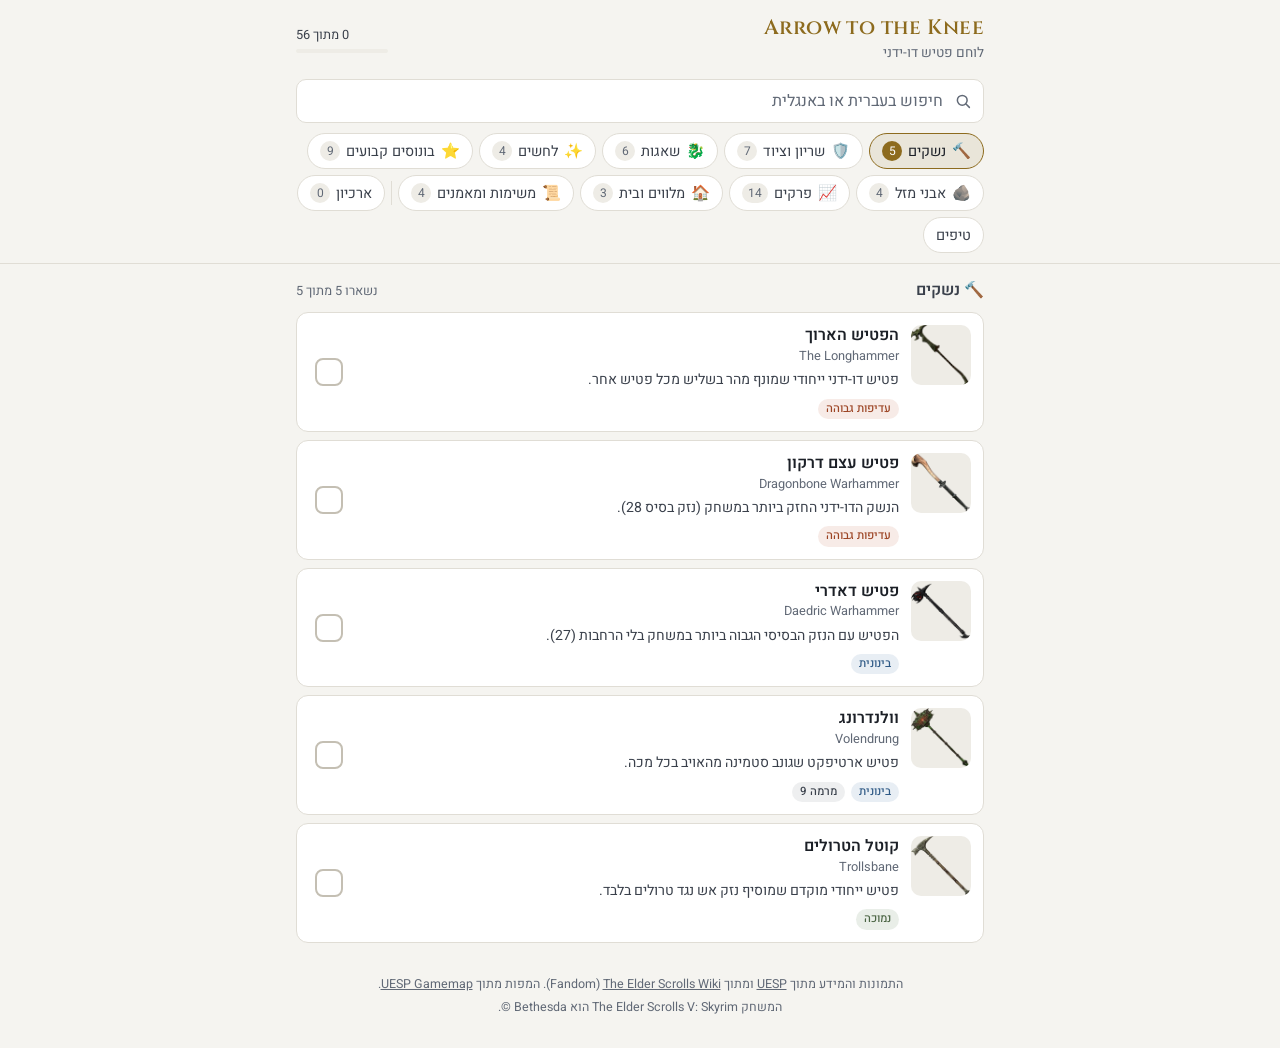
<file: index.html>
<!doctype html>
<html lang="he" dir="rtl">
<head>
  <meta charset="utf-8">
  <meta name="viewport" content="width=device-width, initial-scale=1, viewport-fit=cover">
  <meta name="color-scheme" content="dark light">
  <meta name="theme-color" content="#12161c" media="(prefers-color-scheme: dark)">
  <meta name="theme-color" content="#f5f4f0" media="(prefers-color-scheme: light)">
  <title>Arrow to the Knee</title>
  <link rel="preconnect" href="https://fonts.googleapis.com">
  <link rel="preconnect" href="https://fonts.gstatic.com" crossorigin>
  <link rel="stylesheet" href="https://fonts.googleapis.com/css2?family=Cinzel:wght@600&family=Heebo:wght@400;500;600;700&display=swap">
  <link rel="stylesheet" href="styles.css">
</head>
<body>
  <header class="app-header">
    <div class="container header-row">
      <div class="brand">
        <h1 class="title"><bdi dir="ltr">Arrow to the Knee</bdi></h1>
        <p class="subtitle" id="build-name"></p>
        <label class="build-switcher" id="build-switcher-wrap" hidden>
          <span class="visually-hidden">בחירת בילד</span>
          <select id="build-switcher"></select>
        </label>
      </div>
      <div class="header-side">
        <div class="progress" id="progress" aria-live="polite">
          <span class="progress-text" id="progress-text"></span>
          <span class="progress-bar" aria-hidden="true"><span id="progress-fill"></span></span>
        </div>
      </div>
    </div>
  </header>

  <div class="toolbar">
    <div class="container">
      <div class="search">
        <svg class="search-icon" viewBox="0 0 24 24" aria-hidden="true"><circle cx="11" cy="11" r="6.5"/><path d="m16 16 4.5 4.5"/></svg>
        <input type="search" id="search" placeholder="חיפוש בעברית או באנגלית" autocomplete="off" autocapitalize="off" spellcheck="false" enterkeyhint="search" aria-label="חיפוש">
      </div>
      <nav class="tabs" id="tabs" role="tablist" aria-label="קטגוריות"></nav>
    </div>
  </div>

  <main class="container" id="main">
    <div id="list" aria-live="polite"></div>
    <noscript><p class="empty">האתר דורש JavaScript.</p></noscript>
  </main>

  <footer class="container footer">
    <p>
      התמונות והמידע מתוך
      <a href="https://en.uesp.net/" target="_blank" rel="noopener noreferrer"><bdi>UESP</bdi></a>
      ומתוך
      <a href="https://elderscrolls.fandom.com/" target="_blank" rel="noopener noreferrer"><bdi>The Elder Scrolls Wiki</bdi></a>&nbsp;(<bdi>Fandom</bdi>).
      המפות מתוך
      <a href="https://gamemap.uesp.net/sr/" target="_blank" rel="noopener noreferrer"><bdi>UESP Gamemap</bdi></a>.
    </p>
    <p>המשחק <bdi>The Elder Scrolls V: Skyrim</bdi> הוא <bdi>© Bethesda</bdi>.</p>
  </footer>

  <dialog class="sheet" id="sheet" aria-labelledby="sheet-title">
    <div class="sheet-scroll" id="sheet-body"></div>
  </dialog>

  <div class="toast" id="toast" role="status" aria-live="polite" hidden>
    <span class="toast-text" id="toast-text"></span>
    <button type="button" class="toast-undo" id="toast-undo">ביטול</button>
  </div>

  <script src="app.js" defer></script>
</body>
</html>
</file>
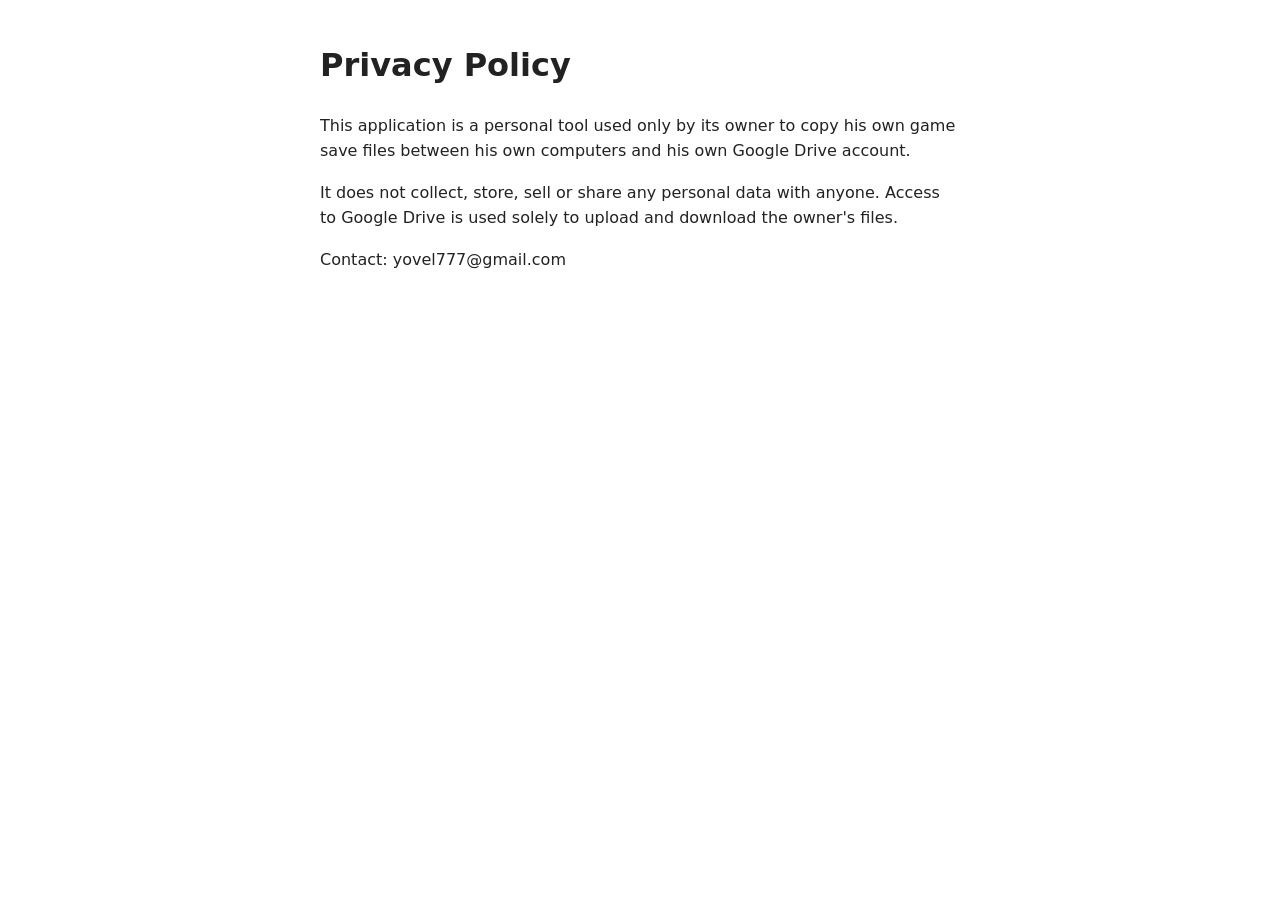
<file: privacy.html>
<!doctype html>
<html lang="en">
<head>
<meta charset="utf-8">
<meta name="viewport" content="width=device-width, initial-scale=1">
<title>Privacy Policy</title>
<style>
  body { font-family: system-ui, sans-serif; max-width: 640px; margin: 40px auto; padding: 0 16px; line-height: 1.6; color: #222; background: #fff; }
</style>
</head>
<body>
<h1>Privacy Policy</h1>
<p>This application is a personal tool used only by its owner to copy his own game save files between his own computers and his own Google Drive account.</p>
<p>It does not collect, store, sell or share any personal data with anyone. Access to Google Drive is used solely to upload and download the owner's files.</p>
<p>Contact: yovel777@gmail.com</p>
</body>
</html>
</file>
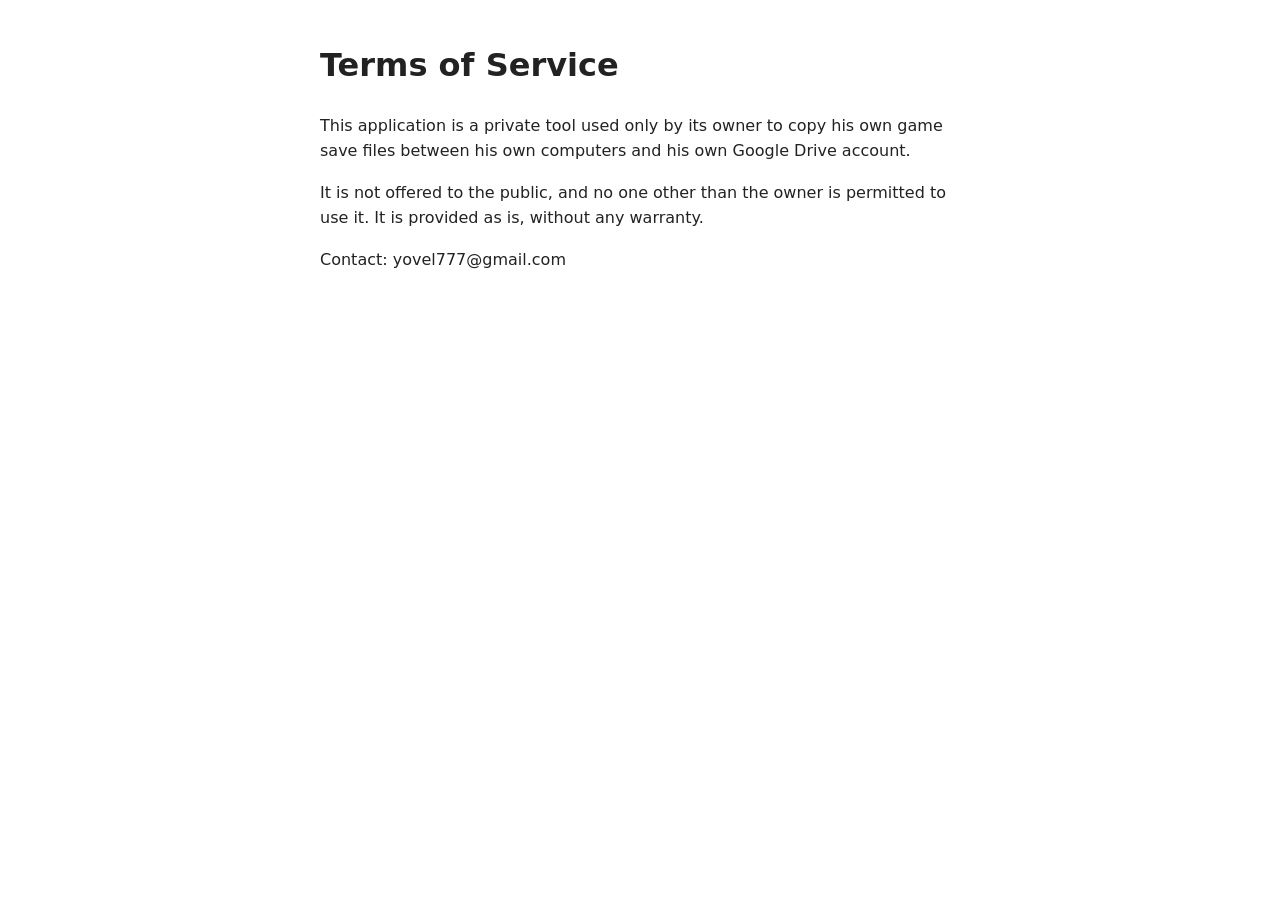
<file: terms.html>
<!doctype html>
<html lang="en">
<head>
<meta charset="utf-8">
<meta name="viewport" content="width=device-width, initial-scale=1">
<title>Terms of Service</title>
<style>
  body { font-family: system-ui, sans-serif; max-width: 640px; margin: 40px auto; padding: 0 16px; line-height: 1.6; color: #222; background: #fff; }
</style>
</head>
<body>
<h1>Terms of Service</h1>
<p>This application is a private tool used only by its owner to copy his own game save files between his own computers and his own Google Drive account.</p>
<p>It is not offered to the public, and no one other than the owner is permitted to use it. It is provided as is, without any warranty.</p>
<p>Contact: yovel777@gmail.com</p>
</body>
</html>
</file>
<file: styles.css>
/* Arrow to the Knee — styles */

:root {
  --bg: #12161c;
  --surface: #1a2029;
  --surface-2: #232b36;
  --border: #2b3441;
  --border-strong: #3d4858;
  --text: #e6e8ec;
  --text-2: #c3c8d1;
  --muted: #929bab;
  --accent: #c8a456;
  --accent-strong: #d8b86c;
  --accent-ink: #1b1607;
  --accent-soft: rgba(200, 164, 86, 0.14);
  --high-fg: #e5a98c;
  --high-bg: rgba(214, 128, 96, 0.15);
  --med-fg: #a3bddb;
  --med-bg: rgba(129, 161, 193, 0.15);
  --low-fg: #aab8a3;
  --low-bg: rgba(143, 165, 138, 0.14);
  --lvl-fg: #c3c8d1;
  --lvl-bg: rgba(151, 160, 174, 0.13);
  --toast-bg: #2b3442;
  --toast-fg: #eef0f3;
  --backdrop: rgba(4, 6, 9, 0.62);
  --shadow: 0 12px 40px rgba(0, 0, 0, 0.45);
  --radius: 12px;
  --font: "Heebo", system-ui, -apple-system, "Segoe UI", Arial, sans-serif;
  --font-brand: "Cinzel", Georgia, "Times New Roman", serif;
  color-scheme: dark;
}

@media (prefers-color-scheme: light) {
  :root {
    --bg: #f5f4f0;
    --surface: #ffffff;
    --surface-2: #eeece6;
    --border: #e0ddd5;
    --border-strong: #c4bfb3;
    --text: #1c2027;
    --text-2: #3a404b;
    --muted: #616976;
    --accent: #8d6b1e;
    --accent-strong: #7a5c16;
    --accent-ink: #ffffff;
    --accent-soft: rgba(141, 107, 30, 0.11);
    --high-fg: #9c4424;
    --high-bg: rgba(191, 92, 56, 0.12);
    --med-fg: #2f5a86;
    --med-bg: rgba(64, 112, 160, 0.12);
    --low-fg: #4b6544;
    --low-bg: rgba(90, 125, 82, 0.13);
    --lvl-fg: #3a404b;
    --lvl-bg: rgba(90, 98, 112, 0.1);
    --toast-bg: #232a35;
    --toast-fg: #f3f4f6;
    --backdrop: rgba(20, 22, 26, 0.45);
    --shadow: 0 12px 40px rgba(20, 22, 26, 0.18);
    color-scheme: light;
  }
}

*,
*::before,
*::after {
  box-sizing: border-box;
}

html {
  -webkit-text-size-adjust: 100%;
  text-size-adjust: 100%;
}

body {
  margin: 0;
  background: var(--bg);
  color: var(--text);
  font-family: var(--font);
  font-size: 16px;
  line-height: 1.5;
  overflow-x: clip;
  -webkit-tap-highlight-color: transparent;
}

body.sheet-open {
  overflow: hidden;
}

button,
input,
select {
  font: inherit;
  color: inherit;
}

button {
  cursor: pointer;
}

a {
  color: var(--accent);
}

:focus-visible {
  outline: 2px solid var(--accent);
  outline-offset: 2px;
}

.visually-hidden {
  position: absolute;
  width: 1px;
  height: 1px;
  overflow: hidden;
  clip: rect(0 0 0 0);
  white-space: nowrap;
}

[hidden] {
  display: none !important;
}

.container {
  width: 100%;
  max-width: 720px;
  margin-inline: auto;
  padding-inline: 16px;
}

/* Header */

.app-header {
  padding-top: env(safe-area-inset-top);
}

.header-row {
  display: flex;
  align-items: center;
  justify-content: space-between;
  gap: 12px;
  padding-block: 16px 10px;
}

.brand {
  min-width: 0;
}

.title {
  margin: 0;
  font-family: var(--font-brand);
  font-weight: 600;
  font-size: 1.3rem;
  line-height: 1.2;
  letter-spacing: 0.02em;
  color: var(--accent);
}

.subtitle {
  margin: 2px 0 0;
  font-size: 0.85rem;
  color: var(--muted);
}

.header-side {
  display: flex;
  flex-direction: column;
  align-items: flex-end;
  gap: 6px;
  flex-shrink: 0;
}

.build-switcher {
  position: relative;
  display: inline-block;
  max-width: 100%;
  margin-top: 6px;
}

.build-switcher::after {
  content: "";
  position: absolute;
  inset-inline-end: 11px;
  top: 50%;
  width: 6px;
  height: 6px;
  margin-top: -5px;
  border-right: 1.5px solid var(--muted);
  border-bottom: 1.5px solid var(--muted);
  transform: rotate(45deg);
  pointer-events: none;
}

.build-switcher select {
  appearance: none;
  -webkit-appearance: none;
  max-width: 100%;
  height: 32px;
  padding-block: 0;
  padding-inline: 10px 30px;
  border: 1px solid var(--border);
  border-radius: 8px;
  background: var(--surface);
  color: var(--text-2);
  font-size: 0.85rem;
  text-overflow: ellipsis;
  cursor: pointer;
}

.progress {
  display: flex;
  flex-direction: column;
  align-items: flex-end;
  gap: 4px;
}

.progress-text {
  font-size: 0.8rem;
  color: var(--text-2);
  font-variant-numeric: tabular-nums;
  white-space: nowrap;
}

.progress-bar {
  display: block;
  width: 92px;
  height: 4px;
  border-radius: 99px;
  background: var(--surface-2);
  overflow: hidden;
}

.progress-bar > span {
  display: block;
  height: 100%;
  width: 0;
  background: var(--accent);
  border-radius: inherit;
  transition: width 0.3s ease;
}

/* Toolbar: search + tabs */

.toolbar {
  position: sticky;
  top: 0;
  z-index: 10;
  background: var(--bg);
  border-bottom: 1px solid var(--border);
  padding-top: 6px;
}

.search {
  position: relative;
}

.search-icon {
  position: absolute;
  inset-inline-start: 12px;
  top: 50%;
  width: 18px;
  height: 18px;
  transform: translateY(-50%);
  fill: none;
  stroke: var(--muted);
  stroke-width: 2;
  stroke-linecap: round;
  pointer-events: none;
}

.search input {
  width: 100%;
  height: 44px;
  padding-inline: 40px 12px;
  border: 1px solid var(--border);
  border-radius: 10px;
  background: var(--surface);
  font-size: 16px;
}

.search input::placeholder {
  color: var(--muted);
}

.search input:focus-visible {
  outline-offset: 0;
  border-color: var(--accent);
}

.tabs {
  display: flex;
  gap: 6px;
  overflow-x: auto;
  overscroll-behavior-x: contain;
  scrollbar-width: none;
  padding-block: 10px;
  margin-inline: -16px;
  padding-inline: 16px;
  scroll-padding-inline: 16px;
}

.tabs::-webkit-scrollbar {
  display: none;
}

@media (min-width: 720px) {
  .tabs {
    flex-wrap: wrap;
    overflow-x: visible;
  }
}

.tab {
  display: inline-flex;
  align-items: center;
  gap: 6px;
  flex-shrink: 0;
  height: 36px;
  padding-inline: 12px;
  border: 1px solid var(--border);
  border-radius: 999px;
  background: var(--surface);
  color: var(--text-2);
  font-size: 0.9rem;
  white-space: nowrap;
}

.tab-icon {
  font-size: 0.95rem;
  line-height: 1;
}

.tab-count {
  min-width: 20px;
  padding-inline: 6px;
  border-radius: 99px;
  background: var(--surface-2);
  color: var(--muted);
  font-size: 0.75rem;
  line-height: 20px;
  text-align: center;
  font-variant-numeric: tabular-nums;
}

.tab[aria-selected="true"] {
  border-color: var(--accent);
  background: var(--accent-soft);
  color: var(--text);
}

.tab[aria-selected="true"] .tab-count {
  background: var(--accent);
  color: var(--accent-ink);
}

.tab-sep {
  flex-shrink: 0;
  width: 1px;
  margin-block: 6px;
  background: var(--border);
}

/* List */

main {
  padding-top: 14px;
  min-height: 50vh;
}

.list-head {
  display: flex;
  align-items: baseline;
  justify-content: space-between;
  gap: 8px;
  margin: 0 0 10px;
}

.list-title {
  margin: 0;
  font-size: 1rem;
  font-weight: 600;
  color: var(--text-2);
}

.list-meta {
  font-size: 0.8rem;
  color: var(--muted);
}

.group {
  margin-bottom: 18px;
}

.group-title {
  display: flex;
  align-items: center;
  gap: 6px;
  margin: 0 0 8px;
  font-size: 0.85rem;
  font-weight: 600;
  color: var(--muted);
}

.cards {
  list-style: none;
  margin: 0;
  padding: 0;
}

.card {
  display: grid;
  grid-template-columns: minmax(0, 1fr) auto;
  align-items: center;
  margin-bottom: 8px;
  border: 1px solid var(--border);
  border-radius: var(--radius);
  background: var(--surface);
}

.card-open {
  display: grid;
  grid-template-columns: 60px minmax(0, 1fr);
  align-items: start;
  gap: 12px;
  width: 100%;
  padding: 12px;
  padding-inline-end: 4px;
  border: 0;
  border-radius: var(--radius);
  background: none;
  text-align: start;
}

@media (hover: hover) {
  .card:hover {
    border-color: var(--border-strong);
  }
}

.card-open:focus-visible {
  outline-offset: -2px;
}

.card-body {
  display: block;
  min-width: 0;
}

.name-he {
  display: block;
  font-weight: 600;
  font-size: 1rem;
  line-height: 1.35;
}

.name-en {
  display: block;
  margin-top: 1px;
  font-size: 0.8rem;
  line-height: 1.35;
  color: var(--muted);
  text-align: right;
  overflow-wrap: anywhere;
}

.summary {
  display: block;
  margin-top: 5px;
  font-size: 0.88rem;
  line-height: 1.45;
  color: var(--text-2);
}

.badges {
  display: flex;
  flex-wrap: wrap;
  gap: 6px;
  margin-top: 8px;
}

.badge {
  display: inline-block;
  padding: 1px 8px;
  border-radius: 99px;
  font-size: 0.72rem;
  font-weight: 500;
  line-height: 1.6;
  white-space: nowrap;
}

.badge-high { color: var(--high-fg); background: var(--high-bg); }
.badge-medium { color: var(--med-fg); background: var(--med-bg); }
.badge-low { color: var(--low-fg); background: var(--low-bg); }
.badge-level { color: var(--lvl-fg); background: var(--lvl-bg); }

.done-date {
  display: block;
  margin-top: 6px;
  font-size: 0.78rem;
  color: var(--muted);
}

/* Thumbnails */

.thumb {
  display: grid;
  place-items: center;
  width: 60px;
  height: 60px;
  border-radius: 10px;
  background: var(--surface-2);
  overflow: hidden;
  flex-shrink: 0;
}

.thumb img {
  display: block;
  width: 100%;
  height: 100%;
  object-fit: cover;
}

.thumb-emoji {
  font-size: 28px;
  line-height: 1;
}

.thumb-lg {
  width: 112px;
  height: 112px;
  border-radius: 14px;
}

.thumb-lg .thumb-emoji {
  font-size: 48px;
}

/* Check (V) */

.check {
  display: grid;
  place-items: center;
  width: 56px;
  height: 56px;
  margin-inline-end: 4px;
  padding: 0;
  border: 0;
  border-radius: 12px;
  background: none;
}

.check-box {
  display: grid;
  place-items: center;
  width: 28px;
  height: 28px;
  border: 2px solid var(--border-strong);
  border-radius: 8px;
  transition: background-color 0.15s ease, border-color 0.15s ease;
}

.check-box svg {
  width: 18px;
  height: 18px;
  fill: none;
  stroke: var(--accent-ink);
  stroke-width: 3;
  stroke-linecap: round;
  stroke-linejoin: round;
  opacity: 0;
  transition: opacity 0.15s ease;
}

@media (hover: hover) {
  .check:hover .check-box {
    border-color: var(--accent);
  }
}

.check[aria-checked="true"] .check-box,
.toggle-btn[aria-pressed="true"] .check-box {
  background: var(--accent);
  border-color: var(--accent);
}

.check[aria-checked="true"] .check-box svg,
.toggle-btn[aria-pressed="true"] .check-box svg {
  opacity: 1;
}

/* Empty / tips */

.empty {
  margin: 32px 0;
  padding: 24px 16px;
  border: 1px dashed var(--border);
  border-radius: var(--radius);
  text-align: center;
  color: var(--muted);
}

.tips {
  margin: 0;
  padding: 0;
  list-style: none;
  counter-reset: tip;
}

.tips li {
  position: relative;
  margin-bottom: 8px;
  padding: 12px 14px;
  padding-inline-start: 46px;
  border: 1px solid var(--border);
  border-radius: var(--radius);
  background: var(--surface);
  color: var(--text-2);
  line-height: 1.55;
  counter-increment: tip;
}

.tips li::before {
  content: counter(tip);
  position: absolute;
  inset-inline-start: 14px;
  top: 12px;
  width: 22px;
  height: 22px;
  border-radius: 99px;
  background: var(--accent-soft);
  color: var(--accent);
  font-size: 0.75rem;
  font-weight: 600;
  line-height: 22px;
  text-align: center;
}

/* Footer */

.footer {
  padding-block: 24px calc(32px + env(safe-area-inset-bottom));
  font-size: 0.78rem;
  color: var(--muted);
  text-align: center;
}

.footer p {
  margin: 0;
}

.footer p + p {
  margin-top: 4px;
}

.footer a {
  color: inherit;
}

/* Details sheet */

.sheet {
  position: fixed;
  inset: auto 0 0 0;
  width: 100%;
  max-width: 100%;
  max-height: 90dvh;
  margin: 0;
  padding: 0;
  border: 1px solid var(--border);
  border-bottom: 0;
  border-radius: 18px 18px 0 0;
  background: var(--surface);
  color: var(--text);
  box-shadow: var(--shadow);
  transform: translateY(100%);
  transition: transform 0.22s ease;
}

.sheet.is-open {
  transform: none;
}

.sheet::backdrop {
  background: var(--backdrop);
}

.sheet-scroll {
  max-height: 90dvh;
  overflow-y: auto;
  scrollbar-width: thin;
  scrollbar-color: var(--border-strong) transparent;
  overscroll-behavior: contain;
  -webkit-overflow-scrolling: touch;
}

@media (min-width: 720px) {
  .sheet {
    inset: 0;
    width: calc(100% - 48px);
    max-width: 580px;
    max-height: 86vh;
    margin: auto;
    border-bottom: 1px solid var(--border);
    border-radius: 18px;
    opacity: 0;
    transform: translateY(12px) scale(0.98);
    transition: transform 0.2s ease, opacity 0.2s ease;
  }

  .sheet.is-open {
    opacity: 1;
    transform: none;
  }

  .sheet-scroll {
    max-height: 86vh;
  }
}

.sheet-head {
  position: sticky;
  top: 0;
  z-index: 1;
  display: flex;
  justify-content: space-between;
  align-items: center;
  padding: 8px 8px 0;
  background: var(--surface);
}

.sheet-grip {
  width: 40px;
  height: 4px;
  margin-inline-start: 44px;
  border-radius: 99px;
  background: var(--border-strong);
}

@media (min-width: 720px) {
  .sheet-grip {
    visibility: hidden;
  }
}

.sheet-close {
  display: grid;
  place-items: center;
  width: 44px;
  height: 44px;
  padding: 0;
  border: 0;
  border-radius: 10px;
  background: none;
  color: var(--muted);
}

.sheet-close svg {
  width: 20px;
  height: 20px;
  fill: none;
  stroke: currentColor;
  stroke-width: 2.2;
  stroke-linecap: round;
}

@media (hover: hover) {
  .sheet-close:hover {
    background: var(--surface-2);
    color: var(--text);
  }
}

.sheet-content {
  padding: 4px 20px 8px;
}

.sheet-hero {
  display: grid;
  grid-template-columns: 112px minmax(0, 1fr);
  align-items: center;
  gap: 16px;
  margin-bottom: 8px;
}

.sheet-hero h2 {
  margin: 0;
  font-size: 1.3rem;
  line-height: 1.3;
}

.sheet-hero .name-en {
  font-size: 0.9rem;
  margin-top: 2px;
}

.img-credit {
  display: inline-block;
  margin-top: 8px;
  font-size: 0.72rem;
  color: var(--muted);
}

.sheet-section {
  margin-top: 18px;
}

.sheet-section h3 {
  margin: 0 0 6px;
  font-size: 0.82rem;
  font-weight: 600;
  letter-spacing: 0.01em;
  color: var(--accent);
}

.sheet-section p {
  margin: 0;
  color: var(--text-2);
  line-height: 1.6;
}

.sheet-section ol,
.sheet-section ul {
  margin: 0;
  padding-inline-start: 22px;
  color: var(--text-2);
  line-height: 1.6;
}

.sheet-section li + li {
  margin-top: 6px;
}

.sheet-section ol li::marker {
  color: var(--accent);
  font-weight: 600;
}

.wiki-link {
  display: inline-flex;
  align-items: center;
  gap: 6px;
  margin-top: 20px;
  padding-block: 6px;
  font-weight: 500;
  text-decoration: none;
}

.wiki-link:hover {
  text-decoration: underline;
}

.wiki-link svg {
  width: 14px;
  height: 14px;
  fill: none;
  stroke: currentColor;
  stroke-width: 2;
  stroke-linecap: round;
  stroke-linejoin: round;
}

/* Locations: world map with pins + map screenshots */

.world-map {
  position: relative;
  margin: 0;
}

.world-map + .world-map {
  margin-top: 12px;
}

.world-map-frame {
  position: relative;
  overflow: hidden;
  border: 1px solid var(--border);
  border-radius: var(--radius);
  background: #5d857b;
}

/* --vx/--vy: top-left corner of the zoomed view, --vs: its size, all as fractions of the map. */
.world-map-layer {
  position: absolute;
  left: calc(var(--vx) / var(--vs) * -100%);
  top: calc(var(--vy) / var(--vs) * -100%);
  width: calc(100% / var(--vs));
  height: calc(100% / var(--vs));
  transition: left 0.35s ease, top 0.35s ease, width 0.35s ease, height 0.35s ease;
}

.world-map.is-full .world-map-layer {
  left: 0;
  top: 0;
  width: 100%;
  height: 100%;
}

.world-map-layer img {
  display: block;
  width: 100%;
  height: 100%;
}

.map-pin {
  position: absolute;
  display: grid;
  place-items: center;
  width: 22px;
  height: 22px;
  border: 2px solid #fff;
  border-radius: 99px;
  background: #b8892c;
  color: #fff;
  font-size: 0.72rem;
  font-weight: 700;
  line-height: 1;
  box-shadow: 0 1px 4px rgba(0, 0, 0, 0.55);
  transform: translate(-50%, -50%);
}

.map-pin:empty {
  width: 16px;
  height: 16px;
}

.map-caption {
  display: flex;
  align-items: center;
  justify-content: space-between;
  gap: 8px;
  margin-top: 4px;
}

.map-zoom {
  min-height: 36px;
  padding-inline: 12px;
  border: 1px solid var(--border);
  border-radius: 8px;
  background: var(--surface-2);
  color: var(--text-2);
  font-size: 0.8rem;
  font-weight: 500;
}

@media (hover: hover) {
  .map-zoom:hover {
    border-color: var(--border-strong);
  }
}

.map-credit {
  font-size: 0.72rem;
  color: var(--muted);
}

.map-credit a {
  color: inherit;
}

.sheet-section .places {
  display: flex;
  align-items: flex-start;
  gap: 10px;
  margin: 10px -20px 0;
  padding: 0 20px 4px;
  list-style: none;
  overflow-x: auto;
  overscroll-behavior-x: contain;
  scroll-snap-type: x mandatory;
  scroll-padding-inline: 20px;
  scrollbar-width: thin;
}

.sheet-section .place {
  flex: 0 0 min(80%, 300px);
  margin: 0;
  overflow: hidden;
  border: 1px solid var(--border);
  border-radius: var(--radius);
  background: var(--surface-2);
  scroll-snap-align: start;
}

.sheet-section .places-single .place {
  flex-basis: 100%;
}

.place-shot {
  display: block;
  background: var(--border);
}

.place-shot img {
  display: block;
  width: 100%;
  aspect-ratio: 16 / 9;
  object-fit: cover;
}

.place-map {
  position: relative;
  overflow: hidden;
  aspect-ratio: 16 / 9;
  background: #5d857b;
}

.place-map-layer {
  position: absolute;
}

.place-map-layer img {
  width: 100%;
  height: 100%;
  aspect-ratio: auto;
}

.place-map .map-pin {
  left: 50%;
  top: 50%;
}

.place-body {
  display: flex;
  align-items: center;
  gap: 8px;
  padding-block: 8px;
  padding-inline: 10px 4px;
}

.place-num {
  display: grid;
  place-items: center;
  flex-shrink: 0;
  width: 22px;
  height: 22px;
  border-radius: 99px;
  background: #b8892c;
  color: #fff;
  font-size: 0.72rem;
  font-weight: 700;
}

.place-text {
  flex: 1;
  min-width: 0;
}

.place-name {
  display: block;
  font-size: 0.9rem;
  font-weight: 500;
  line-height: 1.35;
  color: var(--text);
}

.place-name[dir="ltr"] {
  text-align: right;
}

.place-link {
  display: grid;
  place-items: center;
  flex-shrink: 0;
  width: 40px;
  height: 40px;
  border-radius: 8px;
}

@media (hover: hover) {
  .place-link:hover {
    background: var(--surface);
  }
}

.place-link svg {
  width: 16px;
  height: 16px;
  fill: none;
  stroke: currentColor;
  stroke-width: 2;
  stroke-linecap: round;
  stroke-linejoin: round;
}

.sheet-actions {
  position: sticky;
  bottom: 0;
  padding: 12px 20px calc(14px + env(safe-area-inset-bottom));
  border-top: 1px solid var(--border);
  background: var(--surface);
}

.toggle-btn {
  display: flex;
  align-items: center;
  justify-content: center;
  gap: 10px;
  width: 100%;
  min-height: 50px;
  padding: 8px 16px;
  border: 1px solid var(--border-strong);
  border-radius: 12px;
  background: var(--surface-2);
  font-weight: 600;
}

.toggle-btn[aria-pressed="true"] {
  border-color: var(--accent);
  background: var(--accent-soft);
}

/* Toast */

.toast {
  position: fixed;
  inset-inline: 16px;
  bottom: calc(16px + env(safe-area-inset-bottom));
  z-index: 50;
  display: flex;
  align-items: center;
  justify-content: space-between;
  gap: 12px;
  max-width: 460px;
  margin-inline: auto;
  padding: 6px 6px 6px 6px;
  padding-inline-start: 16px;
  border-radius: 12px;
  background: var(--toast-bg);
  color: var(--toast-fg);
  box-shadow: var(--shadow);
  animation: toast-in 0.2s ease;
}

.toast-text {
  font-size: 0.92rem;
}

.toast-undo {
  min-height: 40px;
  padding-inline: 14px;
  border: 0;
  border-radius: 8px;
  background: transparent;
  color: #e2c47c;
  font-weight: 600;
}

.toast-undo:hover {
  background: rgba(255, 255, 255, 0.08);
}

@keyframes toast-in {
  from {
    opacity: 0;
    transform: translateY(8px);
  }
}

@media (prefers-reduced-motion: reduce) {
  *,
  *::before,
  *::after {
    transition: none !important;
    animation: none !important;
    scroll-behavior: auto !important;
  }
}
</file>
